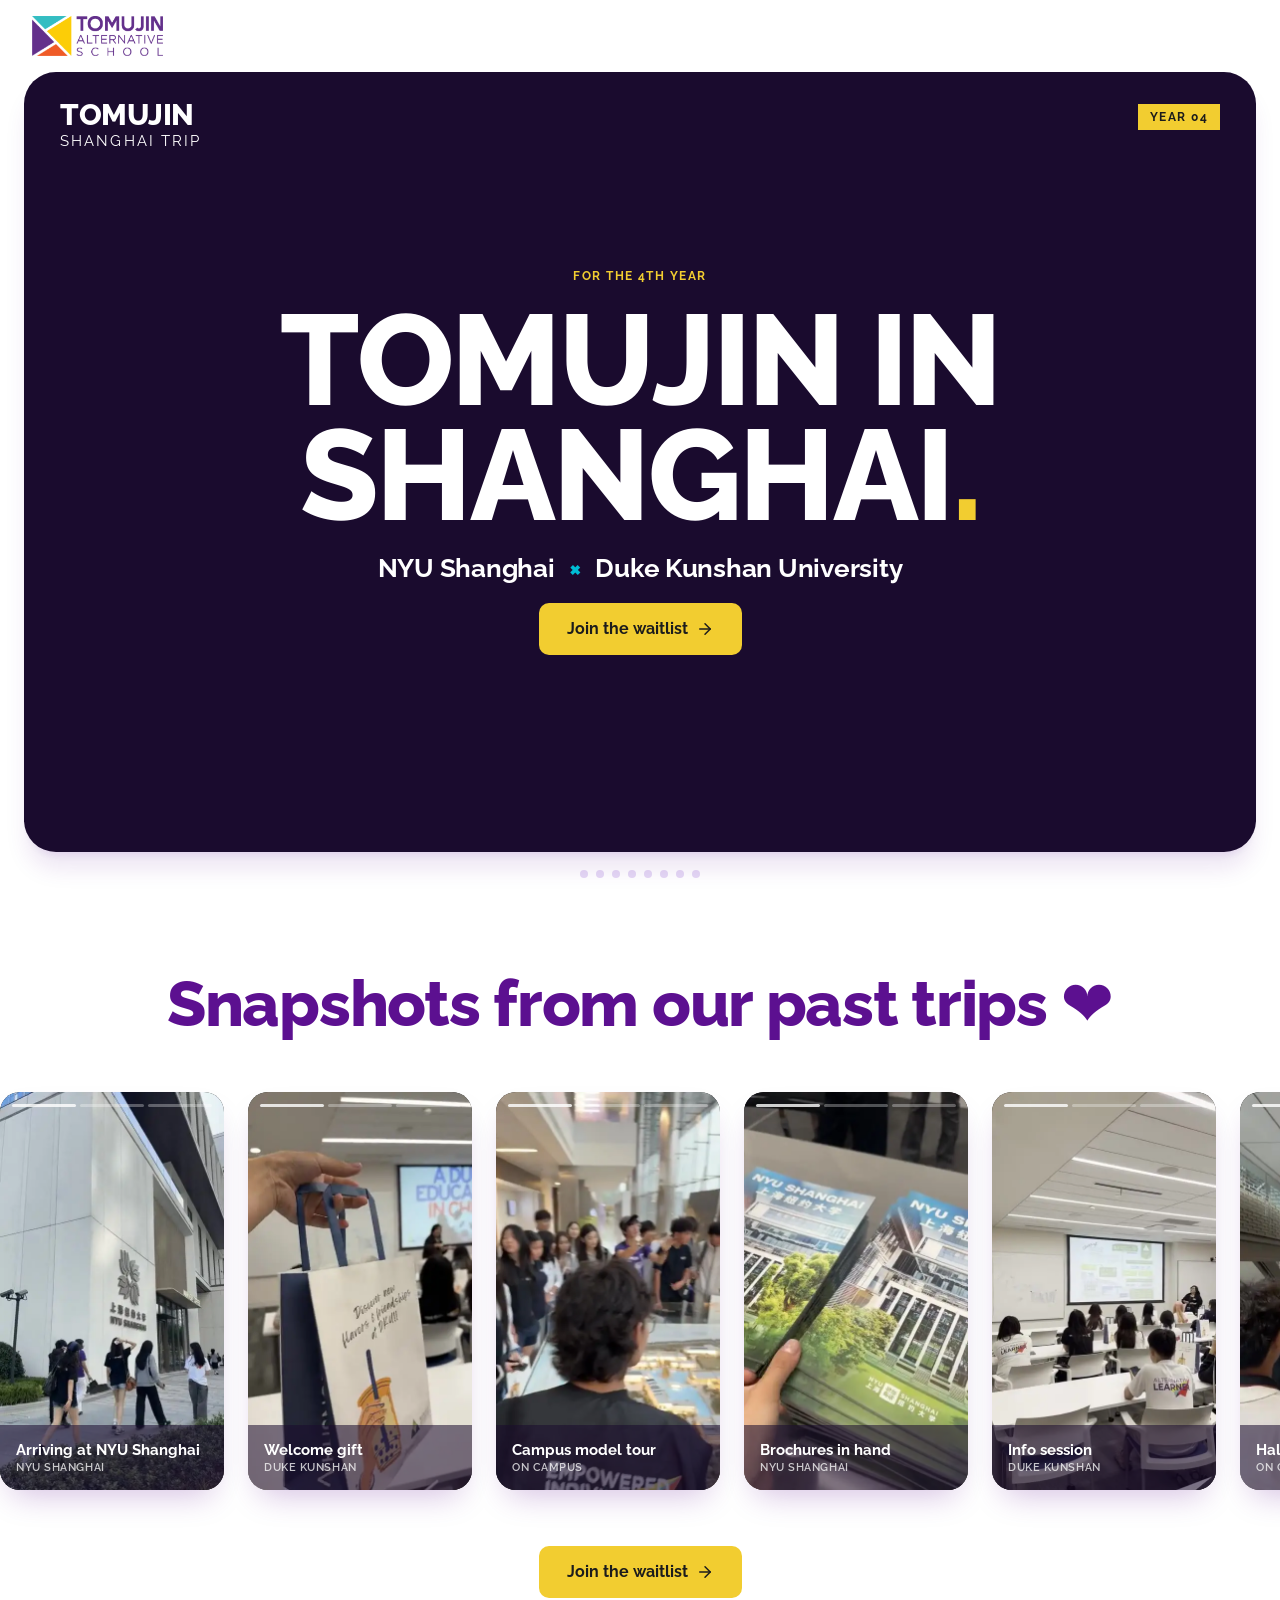
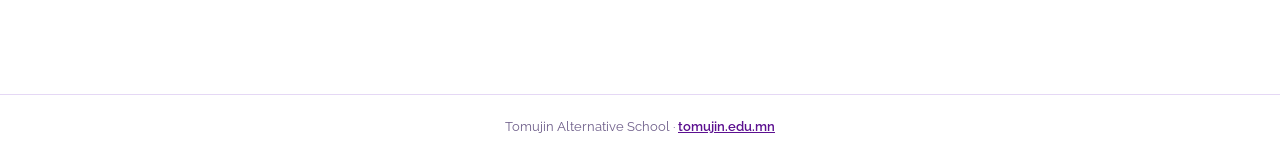
<file: shanghai-trip/index.html>
<!doctype html>
<html lang="en">
<head>
<meta charset="utf-8">
<meta name="viewport" content="width=device-width, initial-scale=1">
<title>Tomujin in Shanghai — NYU Shanghai × Duke Kunshan trip waitlist</title>
<meta name="description" content="For the 4th year: Tomujin Alternative School's trip to NYU Shanghai and Duke Kunshan University. Late November – early December 2026. Join the waitlist.">
<link rel="icon" href="/assets/logo-icon.jpg">
<meta property="og:title" content="Tomujin in Shanghai — 4th year">
<meta property="og:description" content="A trip to NYU Shanghai and Duke Kunshan University for students who are serious about applying. Join the waitlist.">
<meta property="og:image" content="https://tomujin.edu.mn/assets/shanghai-trip/og.jpg">
<meta property="og:url" content="https://tomujin.edu.mn/shanghai-trip">
<meta name="twitter:card" content="summary_large_image">
<style>[hidden]{display:none!important}</style>
<!-- Tracking: same IDs as the main site. Only switches on at tomujin.edu.mn. -->
<script>
  window.TRACKING = { ga4: "G-E6WJCDTWQ5", metaPixel: "2024830894853717", gtm: "" };
  (function(t){
    window.dataLayer = window.dataLayer || [];
    function load(src){ var el = document.createElement("script"); el.async = true; el.src = src; document.head.appendChild(el); }
    if (t.gtm){ dataLayer.push({"gtm.start": Date.now(), event: "gtm.js"}); load("https://www.googletagmanager.com/gtm.js?id=" + encodeURIComponent(t.gtm)); }
    if (t.ga4){
      window.gtag = function(){ dataLayer.push(arguments); };
      gtag("js", new Date());
      gtag("config", t.ga4, {send_page_view: false});
      load("https://www.googletagmanager.com/gtag/js?id=" + encodeURIComponent(t.ga4));
    }
    if (t.metaPixel){
      var f = window.fbq = function(){ f.callMethod ? f.callMethod.apply(f, arguments) : f.queue.push(arguments); };
      if (!window._fbq) window._fbq = f;
      f.push = f; f.loaded = true; f.version = "2.0"; f.queue = [];
      load("https://connect.facebook.net/en_US/fbevents.js");
      fbq("init", t.metaPixel);
    }
    window.trackPage = function(){
      if (t.ga4) gtag("event", "page_view", {page_title: document.title, page_location: location.origin + "/shanghai-trip"});
      if (t.metaPixel) fbq("track", "PageView");
      dataLayer.push({event: "page_view", page_path: "/shanghai-trip", page_title: document.title});
    };
    window.trackLead = function(){
      if (t.ga4) gtag("event", "generate_lead", {form_name: "shanghai_trip_waitlist"});
      if (t.metaPixel) fbq("track", "Lead");
      dataLayer.push({event: "shanghai_waitlist_signup"});
    };
  })(/(^|\.)tomujin\.edu\.mn$/.test(location.hostname) ? window.TRACKING : {});
</script>
<link rel="preconnect" href="https://fonts.googleapis.com">
<link rel="preconnect" href="https://fonts.gstatic.com" crossorigin>
<link rel="stylesheet" href="https://fonts.googleapis.com/css2?family=Raleway:wght@400;500;600;700;800;900&display=swap">
<link rel="preload" as="image" href="/assets/shanghai-trip/hero-1-1920.webp" imagesrcset="/assets/shanghai-trip/hero-1-960.webp 960w, /assets/shanghai-trip/hero-1-1920.webp 1920w" imagesizes="100vw">
<style>
:root{
  --purple:#5c1090; --purple-deep:#3d1b6e; --golden:#f2cd30; --teal:#00bcd4;
  --ink:#1c1c1c; --violet-50:#faf7ff; --violet-75:#f7f0ff; --violet-200:#e5d8f5; --violet-500:#6e5e8a; --violet-900:#1a0b2e;
  --danger:#c81e1e;
  --cycle:48s;          /* 8 photos × 6 seconds */
  --dim:.6;             /* photo brightness behind the title */
}
*,*::before,*::after{box-sizing:border-box}
html{-webkit-text-size-adjust:100%}
body{margin:0;background:#fff;color:var(--ink);font-family:Raleway,Roboto,system-ui,sans-serif;-webkit-font-smoothing:antialiased}
img,video{display:block}
a{color:var(--purple)}
:focus-visible{outline:2px solid var(--purple);outline-offset:3px}

/* ── Hero ── */
.hero{position:relative;min-height:100vh;min-height:100svh;padding:16px 24px 20px;display:flex;flex-direction:column;gap:16px}
.topbar{display:flex;align-items:center;justify-content:space-between;padding:0 8px}
.topbar img{height:40px;width:auto}
.frame{position:relative;flex:1 1 auto;min-height:580px;border-radius:32px;overflow:hidden;background:var(--violet-900);
  box-shadow:0 20px 25px -5px rgba(92,16,144,.12),0 8px 10px -6px rgba(92,16,144,.1);animation:frameIn 1s cubic-bezier(0,0,.2,1) both}
@keyframes frameIn{from{opacity:0;transform:scale(.97)}to{opacity:1;transform:none}}
.slides{position:absolute;inset:0;filter:brightness(var(--dim))}
.slide{position:absolute;inset:0;opacity:0;animation:fade var(--cycle) linear infinite both;will-change:opacity,transform}
.slide:nth-child(odd){transform-origin:30% 40%}
.slide:nth-child(even){transform-origin:70% 60%}
.slide img{width:100%;height:100%;object-fit:cover}
@keyframes fade{0%{opacity:0;transform:scale(1.03)}3%{opacity:1}12.5%{opacity:1}15.5%{opacity:0;transform:scale(1.14)}100%{opacity:0;transform:scale(1.14)}}
.slide:nth-child(1),.pill:nth-child(1){animation-delay:0s}
.slide:nth-child(2),.pill:nth-child(2){animation-delay:6s}
.slide:nth-child(3),.pill:nth-child(3){animation-delay:12s}
.slide:nth-child(4),.pill:nth-child(4){animation-delay:18s}
.slide:nth-child(5),.pill:nth-child(5){animation-delay:24s}
.slide:nth-child(6),.pill:nth-child(6){animation-delay:30s}
.slide:nth-child(7),.pill:nth-child(7){animation-delay:36s}
.slide:nth-child(8),.pill:nth-child(8){animation-delay:42s}

.lockup{position:absolute;top:28px;left:36px;display:flex;flex-direction:column;color:#fff;line-height:1}
.lockup b{font-size:30px;font-weight:800;letter-spacing:-.01em}
.lockup span{font-size:15px;font-weight:400;letter-spacing:.14em;text-transform:uppercase;padding-top:4px}
.year{position:absolute;top:32px;right:36px;padding:6px 12px;background:var(--golden);color:var(--ink);font-size:12px;font-weight:700;letter-spacing:.12em;text-transform:uppercase}

.centre{position:absolute;inset:0;display:flex;flex-direction:column;align-items:center;justify-content:center;text-align:center;gap:20px;padding:96px 24px 96px;color:#fff}
.eyebrow{font-size:12px;font-weight:700;letter-spacing:.12em;text-transform:uppercase;color:var(--golden)}
h1{margin:0;font-size:clamp(38px,10vw,168px);font-weight:800;line-height:.9;letter-spacing:-.02em;text-transform:uppercase;white-space:nowrap}
h1 .line{display:block}
h1 .l{display:inline-block;animation:rise .9s cubic-bezier(0,0,.2,1) both}
h1 .dot{color:var(--golden)}
@keyframes rise{from{opacity:0;transform:translateY(45%)}to{opacity:1;transform:none}}
.unis{display:flex;flex-wrap:wrap;justify-content:center;align-items:center;gap:8px 14px;font-size:clamp(18px,2vw,28px);font-weight:700;letter-spacing:-.01em}
.unis .x{color:var(--teal);font-weight:800}
.up{animation:up .7s cubic-bezier(0,0,.2,1) both}
.d1{animation-delay:.05s}.d2{animation-delay:.8s}.d3{animation-delay:1s}
@keyframes up{from{opacity:0;transform:translateY(16px)}to{opacity:1;transform:none}}

.btn{display:inline-flex;align-items:center;justify-content:center;gap:8px;height:52px;padding:0 28px;border:0;border-radius:10px;
  background:var(--golden);color:var(--ink);font:700 16px/1 Raleway,sans-serif;cursor:pointer;position:relative;text-decoration:none}
.btn::after{content:"";position:absolute;inset:0;border-radius:inherit;pointer-events:none}
.btn:hover::after{background:rgba(0,0,0,.05)}
.btn:active::after{background:rgba(0,0,0,.1)}
.btn[disabled]{opacity:.6;cursor:progress}
.btn-outline{background:#fff;color:var(--ink);box-shadow:inset 0 0 0 1px rgba(0,0,0,.14)}
.frame .btn:focus-visible{outline-color:#fff}

.pills{display:flex;justify-content:center;align-items:center;gap:8px;height:12px}
.pill{width:8px;height:8px;border-radius:999px;background:var(--violet-200);animation:pill var(--cycle) linear infinite}
@keyframes pill{0%{width:24px;background:var(--purple)}12.5%{width:24px;background:var(--purple)}13.5%{width:8px;background:var(--violet-200)}100%{width:8px;background:var(--violet-200)}}

/* ── Stories ── */
.stories{padding:72px 0 96px;overflow:hidden}
.stories h2{margin:0 auto;padding:0 24px;max-width:1344px;text-align:center;font-size:clamp(32px,5vw,68px);font-weight:800;line-height:1;letter-spacing:-.02em;color:var(--purple)}
.reel{padding-top:56px}
.track{display:flex;align-items:flex-start;width:max-content;animation:marquee 70s linear infinite}
.reel:hover .track{animation-play-state:paused}
@keyframes marquee{to{transform:translateX(-50%)}}
.story{position:relative;flex:0 0 auto;width:224px;height:398px;margin:0 24px 0 0;border-radius:20px;overflow:hidden;background:var(--ink);
  box-shadow:0 16px 32px -12px rgba(92,16,144,.28);transition:transform .3s cubic-bezier(.4,0,.2,1),box-shadow .3s cubic-bezier(.4,0,.2,1)}
.story:hover{transform:translateY(-16px) scale(1.03);box-shadow:0 24px 40px -12px rgba(92,16,144,.45)}
.story video{position:absolute;inset:0;width:100%;height:100%;object-fit:cover;transition:transform 1.2s cubic-bezier(0,0,.2,1)}
.story:hover video{transform:scale(1.08)}
.bars{position:absolute;top:12px;left:12px;right:12px;display:flex;gap:4px}
.bars i{flex:1 1 0;height:3px;border-radius:999px;background:rgba(255,255,255,.3)}
.bars i:first-child{background:rgba(255,255,255,.8)}
.story figcaption{position:absolute;left:0;right:0;bottom:0;padding:16px;display:flex;flex-direction:column;gap:2px;background:rgba(26,11,46,.55)}
.story figcaption b{font-size:15px;font-weight:700;color:#fff}
.story figcaption span{font-size:11px;font-weight:600;letter-spacing:.05em;text-transform:uppercase;color:rgba(255,255,255,.75)}
.stories .cta{display:flex;justify-content:center;padding:56px 24px 0}

footer{padding:24px;text-align:center;font-size:13px;color:var(--violet-500);border-top:1px solid var(--violet-200)}
footer a{color:var(--purple);font-weight:600}

/* ── Waitlist dialog ── */
dialog.wl{width:min(560px,calc(100vw - 24px));max-height:calc(100dvh - 24px);padding:0;border:0;border-radius:16px;background:#fff;color:var(--ink);
  box-shadow:0 20px 25px -5px rgba(0,0,0,.2),0 8px 10px -6px rgba(0,0,0,.15);overflow:hidden}
dialog.wl::backdrop{background:rgba(26,11,46,.55)}
dialog.wl[open]{display:flex;flex-direction:column;animation:pop .25s cubic-bezier(0,0,.2,1)}
@keyframes pop{from{opacity:0;transform:translateY(12px) scale(.98)}to{opacity:1;transform:none}}
.wl-head{display:flex;gap:16px;align-items:flex-start;justify-content:space-between;padding:24px 24px 12px}
.wl-head h2{margin:0;font-size:22px;font-weight:800;line-height:1.2;letter-spacing:-.01em;color:var(--purple)}
.x-btn{flex:0 0 auto;width:36px;height:36px;border:0;border-radius:10px;background:transparent;color:var(--ink);cursor:pointer;display:grid;place-items:center}
.x-btn:hover{background:rgba(0,0,0,.05)}
.wl-body{overflow-y:auto;overscroll-behavior:contain;flex:1 1 auto;min-height:0;padding:4px 24px 8px;display:flex;flex-direction:column;gap:16px}
/* let the form area shrink so .wl-body scrolls inside the dialog */
dialog.wl [data-form-view],#wl-form{display:flex;flex-direction:column;flex:1 1 auto;min-height:0}
.wl-head,.wl-foot{flex:0 0 auto}
/* freeze the page behind the open dialog */
html:has(dialog.wl[open]){overflow:hidden}
.when{display:flex;gap:12px;align-items:flex-start;padding:14px 16px;border-radius:12px;background:var(--golden);color:var(--ink)}
.when svg{flex:0 0 auto;margin-top:1px}
.when div{display:flex;flex-direction:column;gap:2px}
.when small{font-size:12px;font-weight:700;letter-spacing:.12em;text-transform:uppercase}
.when strong{font-size:18px;font-weight:800;line-height:1.25}
.when span{font-size:13px;font-weight:500;line-height:1.4}
.wl-body p{margin:0;font-size:15px;line-height:1.55}
.cost{color:var(--purple)}
hr{border:0;height:1px;background:var(--violet-200);margin:0}
.row{display:grid;grid-template-columns:repeat(2,minmax(0,1fr));gap:12px}
.field{display:flex;flex-direction:column;gap:6px}
.field label{font-size:14px;font-weight:600;line-height:1.35}
.field label .req{color:var(--danger);margin-left:2px}
.field input,.field textarea{width:100%;font:500 15px/1.4 Raleway,sans-serif;color:var(--ink);background:#fff;border:1px solid var(--violet-200);border-radius:10px;padding:9px 12px;
  transition:border-color .12s,box-shadow .12s}
.field input{height:40px}
.field textarea{min-height:88px;resize:vertical}
.field input:focus,.field textarea:focus{outline:none;border-color:var(--purple);box-shadow:0 0 0 1px var(--purple)}
.field [aria-invalid="true"]{border-color:var(--danger)}
.field-error{font-size:12px;color:var(--danger)}
.commit{padding:14px;border-radius:10px;background:var(--violet-75);border:1px solid var(--violet-200)}
.hint{font-size:12px;line-height:1.33;color:var(--violet-500)}
.hp{position:absolute;left:-9999px;width:1px;height:1px;overflow:hidden}
.wl-foot{display:flex;gap:8px;justify-content:flex-end;align-items:center;flex-wrap:wrap;padding:16px 24px 24px;border-top:1px solid var(--violet-200)}
.wl-foot .status{flex:1 1 100%;margin:0;font-size:13px;color:var(--danger)}
.wl-foot .btn{height:44px;padding:0 20px;font-size:15px}
.done{padding:40px 24px 32px;display:flex;flex-direction:column;align-items:center;text-align:center;gap:16px}
.done .tick{width:64px;height:64px;border-radius:999px;background:var(--golden);display:grid;place-items:center}
.done h2{margin:0;font-size:32px;font-weight:800;line-height:.98;letter-spacing:-.02em;text-transform:uppercase;color:var(--purple)}
.done p{margin:0;max-width:340px;font-size:16px;line-height:1.5;color:var(--violet-500)}

@media (max-width:640px){
  .hero{padding:12px 12px 16px;gap:12px}
  .topbar img{height:32px}
  .frame{border-radius:24px;min-height:520px}
  .lockup{top:20px;left:20px}.lockup b{font-size:22px}.lockup span{font-size:12px}
  .year{top:22px;right:20px}
  .centre{padding:88px 16px 72px;gap:16px}
  .unis{flex-direction:column;gap:2px}
  .story{width:180px;height:320px;margin-right:16px}
  .stories{padding:56px 0 72px}
  .row{grid-template-columns:minmax(0,1fr)}
  .wl-head,.wl-body,.wl-foot{padding-left:18px;padding-right:18px}
}
@media (prefers-reduced-motion:reduce){
  .slide,.pill,h1 .l,.up,.frame,.track,dialog.wl[open]{animation:none}
  .slide:first-child{opacity:1}
}
</style>
</head>
<body>

<header class="hero" id="top">
  <div class="topbar up d1">
    <a href="/" aria-label="Tomujin Alternative School home"><img src="/assets/logo-lockup.png" alt="Tomujin Alternative School" width="160" height="40"></a>
  </div>

  <div class="frame">
    <div class="slides" aria-hidden="true">
      <div class="slide"><img src="/assets/shanghai-trip/hero-1-1920.webp" srcset="/assets/shanghai-trip/hero-1-960.webp 960w, /assets/shanghai-trip/hero-1-1920.webp 1920w" sizes="100vw" alt="" style="object-position:50% 45%" fetchpriority="high"></div>
      <div class="slide"><img src="/assets/shanghai-trip/hero-2-1920.webp" srcset="/assets/shanghai-trip/hero-2-960.webp 960w, /assets/shanghai-trip/hero-2-1920.webp 1920w" sizes="100vw" alt="" style="object-position:50% 50%" loading="lazy"></div>
      <div class="slide"><img src="/assets/shanghai-trip/hero-3-1920.webp" srcset="/assets/shanghai-trip/hero-3-960.webp 960w, /assets/shanghai-trip/hero-3-1920.webp 1920w" sizes="100vw" alt="" style="object-position:50% 60%" loading="lazy"></div>
      <div class="slide"><img src="/assets/shanghai-trip/hero-4-1920.webp" srcset="/assets/shanghai-trip/hero-4-960.webp 960w, /assets/shanghai-trip/hero-4-1920.webp 1920w" sizes="100vw" alt="" style="object-position:50% 50%" loading="lazy"></div>
      <div class="slide"><img src="/assets/shanghai-trip/hero-5-1920.webp" srcset="/assets/shanghai-trip/hero-5-960.webp 960w, /assets/shanghai-trip/hero-5-1920.webp 1920w" sizes="100vw" alt="" style="object-position:50% 60%" loading="lazy"></div>
      <div class="slide"><img src="/assets/shanghai-trip/hero-6-1920.webp" srcset="/assets/shanghai-trip/hero-6-960.webp 960w, /assets/shanghai-trip/hero-6-1920.webp 1920w" sizes="100vw" alt="" style="object-position:50% 55%" loading="lazy"></div>
      <div class="slide"><img src="/assets/shanghai-trip/hero-7-1920.webp" srcset="/assets/shanghai-trip/hero-7-960.webp 960w, /assets/shanghai-trip/hero-7-1920.webp 1920w" sizes="100vw" alt="" style="object-position:60% 40%" loading="lazy"></div>
      <div class="slide"><img src="/assets/shanghai-trip/hero-8-1920.webp" srcset="/assets/shanghai-trip/hero-8-960.webp 960w, /assets/shanghai-trip/hero-8-1920.webp 1920w" sizes="100vw" alt="" style="object-position:50% 55%" loading="lazy"></div>
    </div>

    <div class="lockup" aria-hidden="true"><b>TOMUJIN</b><span>Shanghai trip</span></div>
    <div class="year">Year 04</div>

    <div class="centre">
      <div class="eyebrow up d1">For the 4th year</div>
      <h1 aria-label="Tomujin in Shanghai.">
        <span class="line" aria-hidden="true"><span class="l">T</span><span class="l">O</span><span class="l">M</span><span class="l">U</span><span class="l">J</span><span class="l">I</span><span class="l">N</span><span class="l">&nbsp;</span><span class="l">I</span><span class="l">N</span></span>
        <span class="line" aria-hidden="true"><span class="l">S</span><span class="l">H</span><span class="l">A</span><span class="l">N</span><span class="l">G</span><span class="l">H</span><span class="l">A</span><span class="l">I</span><span class="l dot">.</span></span>
      </h1>
      <div class="unis up d2"><span>NYU Shanghai</span><span class="x" aria-hidden="true">×</span><span>Duke Kunshan University</span></div>
      <div class="up d3"><button class="btn" type="button" data-open-waitlist>Join the waitlist <svg width="18" height="18" viewBox="0 0 24 24" fill="none" stroke="currentColor" stroke-width="2" stroke-linecap="round" stroke-linejoin="round" aria-hidden="true"><path d="M5 12h14"/><path d="m12 5 7 7-7 7"/></svg></button></div>
    </div>
  </div>

  <div class="pills" aria-hidden="true"><span class="pill"></span><span class="pill"></span><span class="pill"></span><span class="pill"></span><span class="pill"></span><span class="pill"></span><span class="pill"></span><span class="pill"></span></div>
</header>

<main>
  <section class="stories" aria-labelledby="stories-title">
    <h2 id="stories-title">Snapshots from our past trips ❤️</h2>
    <div class="reel">
      <div class="track" data-track></div>
    </div>
    <div class="cta"><button class="btn" type="button" data-open-waitlist>Join the waitlist <svg width="18" height="18" viewBox="0 0 24 24" fill="none" stroke="currentColor" stroke-width="2" stroke-linecap="round" stroke-linejoin="round" aria-hidden="true"><path d="M5 12h14"/><path d="m12 5 7 7-7 7"/></svg></button></div>
  </section>
</main>

<footer>Tomujin Alternative School · <a href="/">tomujin.edu.mn</a></footer>

<!-- Waitlist form -->
<dialog class="wl" id="waitlist" aria-labelledby="wl-title">
  <div data-form-view>
    <div class="wl-head">
      <h2 id="wl-title">A special trip to Duke Kunshan University and NYU Shanghai for the ✨ 4TH YEAR.</h2>
      <button class="x-btn" type="button" data-close aria-label="Close"><svg width="18" height="18" viewBox="0 0 24 24" fill="none" stroke="currentColor" stroke-width="2" stroke-linecap="round" aria-hidden="true"><path d="M18 6 6 18"/><path d="m6 6 12 12"/></svg></button>
    </div>
    <form id="wl-form" novalidate>
      <div class="wl-body">
        <div class="when">
          <svg width="22" height="22" viewBox="0 0 24 24" fill="none" stroke="currentColor" stroke-width="2" stroke-linecap="round" stroke-linejoin="round" aria-hidden="true"><rect x="3" y="4" width="18" height="18" rx="2"/><path d="M16 2v4"/><path d="M8 2v4"/><path d="M3 10h18"/></svg>
          <div>
            <small>When is the trip?</small>
            <strong>Late November – early December 2026</strong>
            <span>Exact dates are to be confirmed. We'll share them as soon as they're set.</span>
          </div>
        </div>
        <p>This trip is for students who are <strong>ACTUALLY SERIOUS</strong> about applying to these schools. Only students who are truly interested and committed will be selected to go. Because space is limited, the trip is application-based, and we can’t take everyone. We'll do our best to include those who show a real interest in these schools.</p>
        <p>Please note that students will cover the full cost of the trip. Approx. cost will be <strong class="cost">~₮3,500,000</strong> depending on the flight and hotel costs.</p>
        <hr>
        <div class="row">
          <div class="field">
            <label for="f-name">Full name<span class="req" aria-hidden="true">*</span></label>
            <input id="f-name" name="fullName" autocomplete="name" placeholder="Your full name" required maxlength="120">
            <span class="field-error" hidden></span>
          </div>
          <div class="field">
            <label for="f-id">Student ID<span class="req" aria-hidden="true">*</span></label>
            <input id="f-id" name="studentId" placeholder="Your student ID" required maxlength="40">
            <span class="field-error" hidden></span>
          </div>
        </div>
        <div class="field">
          <label for="f-why">Why do you think you have to physically visit DKU &amp; NYUSH?<span class="req" aria-hidden="true">*</span></label>
          <textarea id="f-why" name="why" rows="3" placeholder="Be honest. Be specific." required maxlength="3000"></textarea>
          <span class="field-error" hidden></span>
        </div>
        <div class="field">
          <label for="f-prep">What steps have you taken to prepare for applying to DKU or NYUSH?<span class="req" aria-hidden="true">*</span></label>
          <textarea id="f-prep" name="prep" rows="3" placeholder="Courses, tests, research, conversations…" required maxlength="3000"></textarea>
          <span class="field-error" hidden></span>
        </div>
        <div class="field commit">
          <label for="f-sign">I understand the financial responsibility and I'm ready to commit.<span class="req" aria-hidden="true">*</span></label>
          <span class="hint">Write your full name as a signature.</span>
          <input id="f-sign" name="signature" placeholder="Your full name" required maxlength="120">
          <span class="field-error" hidden></span>
        </div>
        <div class="hp" aria-hidden="true"><label>Website <input name="website" tabindex="-1" autocomplete="off"></label></div>
      </div>
      <div class="wl-foot">
        <p class="status" role="alert" data-status></p>
        <button class="btn btn-outline" type="button" data-close>Cancel</button>
        <button class="btn" type="submit" data-submit>Join the waitlist</button>
      </div>
    </form>
  </div>

  <div class="done" data-done-view hidden role="status">
    <div class="tick"><svg width="28" height="28" viewBox="0 0 24 24" fill="none" stroke="currentColor" stroke-width="2.5" stroke-linecap="round" stroke-linejoin="round" aria-hidden="true"><path d="M20 6 9 17l-5-5"/></svg></div>
    <h2>You're on the list.</h2>
    <p>We'll message you once the dates and costs are confirmed. Start thinking about your questions for Shanghai.</p>
    <button class="btn btn-outline" type="button" data-close>Close</button>
  </div>
</dialog>

<script>
(function(){
  /* Google Apps Script web app that writes each answer to the
     "Shanghai Trip 2026 — Waitlist Responses" Google Sheet. Script: tools/shanghai-waitlist.gs */
  var WAITLIST_URL = "https://script.google.com/macros/s/AKfycbwgXFh5NXMmwbFBQ1zRS-aomEnrt1X2XeGgss46PfhmcJjIlm3z1HcOeFlYGxsPjqafkQ/exec";

  if (window.trackPage) window.trackPage();

  /* ── Story reel: 15 clips, listed twice so the loop is seamless ── */
  var CLIPS = [
    [5, "Arriving at NYU Shanghai", "NYU Shanghai"],
    [1, "Welcome gift", "Duke Kunshan"],
    [3, "Campus model tour", "On campus"],
    [6, "Brochures in hand", "NYU Shanghai"],
    [2, "Info session", "Duke Kunshan"],
    [8, "Hallway tour", "On campus"],
    [12, "Skyline at night", "Shanghai"],
    [7, "Admissions talk", "NYU Shanghai"],
    [9, "Between buildings", "On campus"],
    [11, "Inside the maker lab", "On campus"],
    [4, "Campus at night", "On campus"],
    [14, "Sitting in on a session", "On campus"],
    [10, "Campus life", "On campus"],
    [13, "Night walk", "Shanghai"],
    [15, "Glass walkway", "On campus"]
  ];
  var track = document.querySelector("[data-track]");
  function pad(n){ return (n < 10 ? "0" : "") + n; }
  [0, 1].forEach(function(copy){
    CLIPS.forEach(function(c){
      var fig = document.createElement("figure");
      fig.className = "story";
      if (copy) fig.setAttribute("aria-hidden", "true");
      var v = document.createElement("video");
      v.muted = true; v.defaultMuted = true; v.loop = true; v.playsInline = true;
      v.setAttribute("muted", ""); v.setAttribute("playsinline", ""); v.setAttribute("loop", "");
      v.preload = "none";
      v.poster = "/assets/shanghai-trip/poster-" + pad(c[0]) + ".webp";
      v.src = "/assets/shanghai-trip/clip-" + pad(c[0]) + ".mp4";
      v.setAttribute("aria-label", c[1]);
      fig.appendChild(v);
      fig.insertAdjacentHTML("beforeend", '<div class="bars" aria-hidden="true"><i></i><i></i><i></i></div><figcaption><b></b><span></span></figcaption>');
      fig.querySelector("b").textContent = c[1];
      fig.querySelector("figcaption span").textContent = c[2];
      track.appendChild(fig);
    });
  });
  /* Only clips on screen play, so phones stay smooth */
  var reduce = window.matchMedia && matchMedia("(prefers-reduced-motion: reduce)").matches;
  var vids = track.querySelectorAll("video");
  if (!reduce && "IntersectionObserver" in window){
    var io = new IntersectionObserver(function(entries){
      entries.forEach(function(e){
        var v = e.target;
        if (e.isIntersecting){ v.preload = "auto"; var p = v.play(); if (p && p.catch) p.catch(function(){}); }
        else v.pause();
      });
    }, {threshold: 0.1});
    Array.prototype.forEach.call(vids, function(v){ io.observe(v); });
  }

  /* ── Waitlist dialog ── */
  var dlg = document.getElementById("waitlist");
  var form = document.getElementById("wl-form");
  var formView = dlg.querySelector("[data-form-view]");
  var doneView = dlg.querySelector("[data-done-view]");
  var status = dlg.querySelector("[data-status]");
  var submit = dlg.querySelector("[data-submit]");
  var fields = Array.prototype.slice.call(form.querySelectorAll(".field input, .field textarea"));

  function openDialog(){
    if (!doneView.hidden){ doneView.hidden = true; formView.hidden = false; form.reset(); }
    if (dlg.showModal) dlg.showModal(); else dlg.setAttribute("open", "");
    setTimeout(function(){ var f = document.getElementById("f-name"); if (f) f.focus(); }, 50);
  }
  function closeDialog(){ if (dlg.close) dlg.close(); else dlg.removeAttribute("open"); }
  Array.prototype.forEach.call(document.querySelectorAll("[data-open-waitlist]"), function(b){ b.addEventListener("click", openDialog); });
  Array.prototype.forEach.call(dlg.querySelectorAll("[data-close]"), function(b){ b.addEventListener("click", closeDialog); });
  dlg.addEventListener("click", function(e){ if (e.target === dlg) closeDialog(); });
  if (location.hash === "#waitlist") openDialog();

  function problem(el){ return el.value.trim() ? "" : "Please fill this in."; }
  function show(el, msg){
    var err = el.parentNode.querySelector(".field-error");
    err.textContent = msg; err.hidden = !msg;
    if (msg) el.setAttribute("aria-invalid", "true"); else el.removeAttribute("aria-invalid");
  }
  fields.forEach(function(el){ el.addEventListener("input", function(){ if (el.hasAttribute("aria-invalid")) show(el, problem(el)); }); });

  form.addEventListener("submit", function(e){
    e.preventDefault();
    var bad = null;
    fields.forEach(function(el){ var m = problem(el); show(el, m); if (m && !bad) bad = el; });
    if (bad){ bad.focus(); return; }
    submit.disabled = true; submit.textContent = "Sending…"; status.textContent = "";
    var data = new URLSearchParams();
    fields.forEach(function(el){ data.append(el.name, el.value.trim()); });
    data.append("website", form.querySelector('[name="website"]').value);
    /* The script replies {"ok":true} once the row is in the sheet */
    fetch(WAITLIST_URL, {method: "POST", body: data}).then(function(r){ return r.json(); }).then(function(res){
      if (!res || !res.ok) throw new Error("not saved");
      formView.hidden = true; doneView.hidden = false;
      if (window.trackLead) window.trackLead();
    }).catch(function(){
      status.textContent = "Couldn't send. Check your internet connection and try again.";
    }).then(function(){ submit.disabled = false; submit.textContent = "Join the waitlist"; });
  });
})();
</script>
</body>
</html>
</file>
